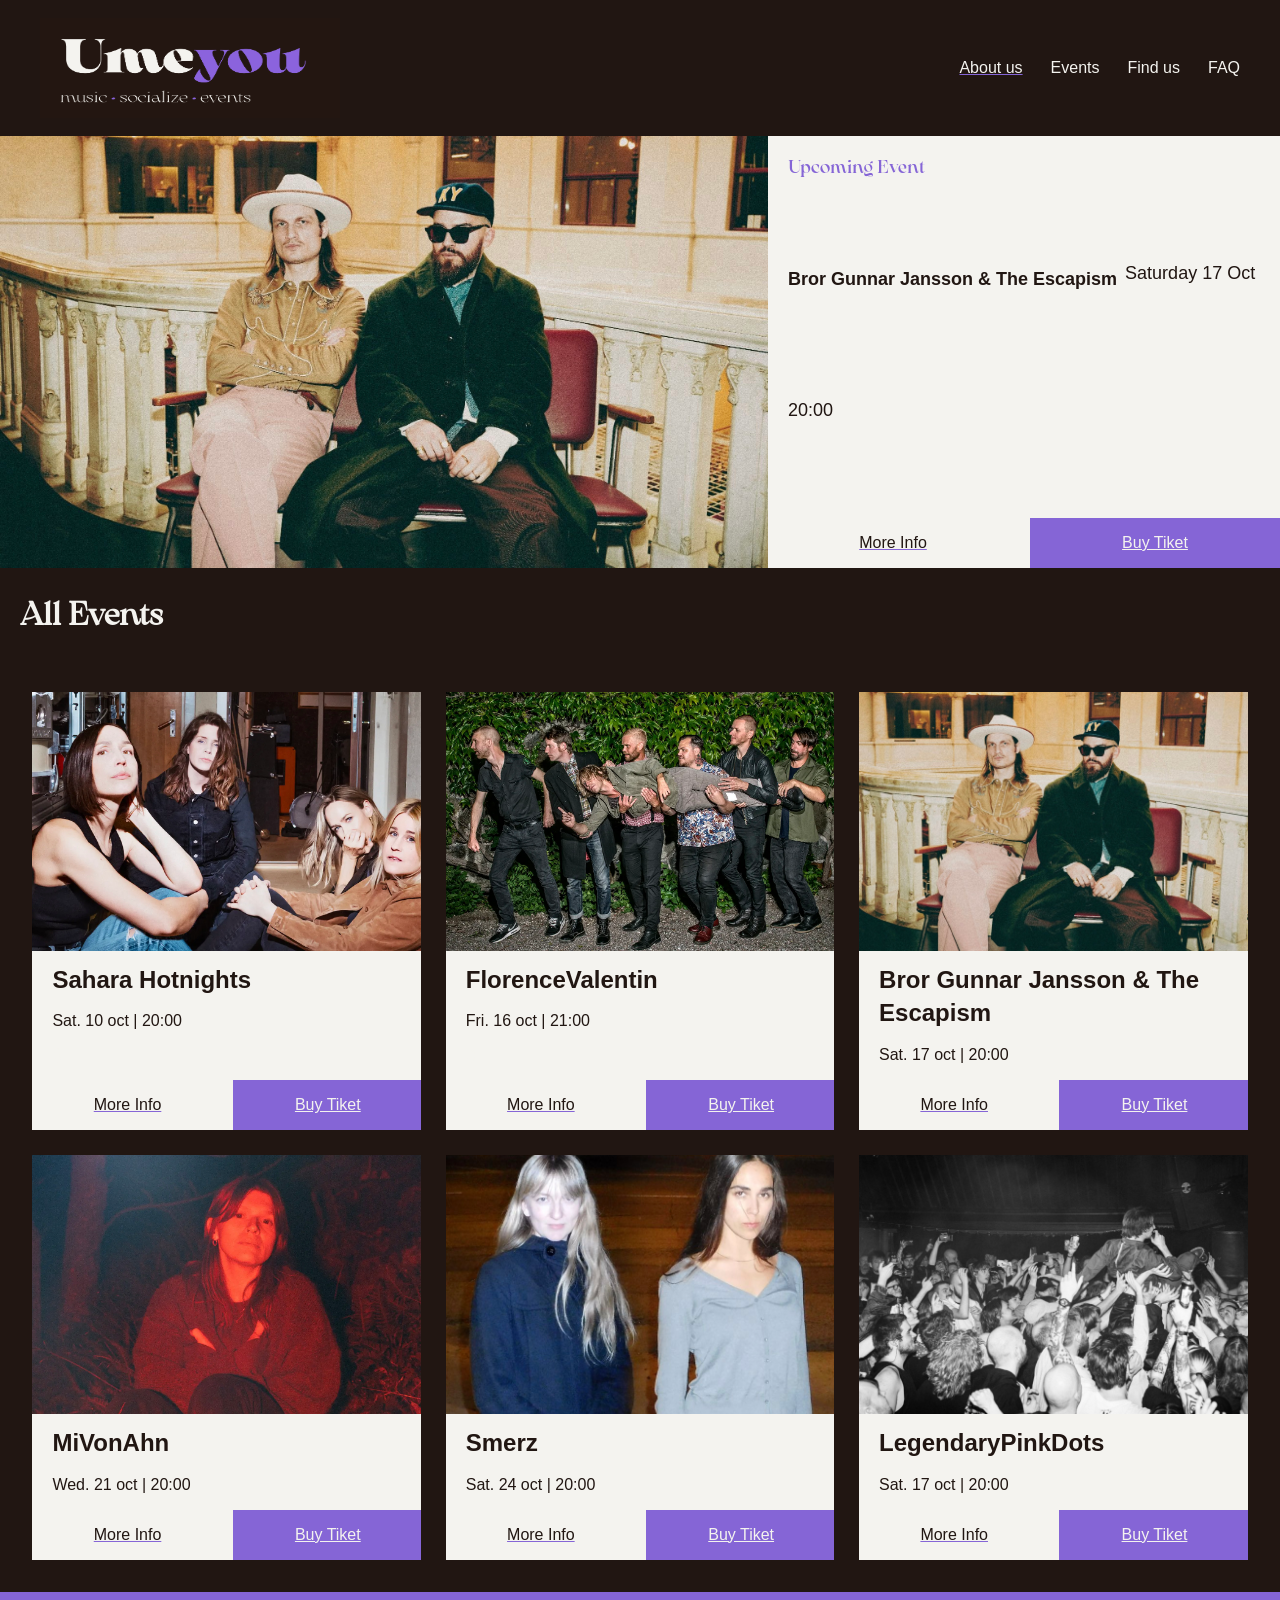
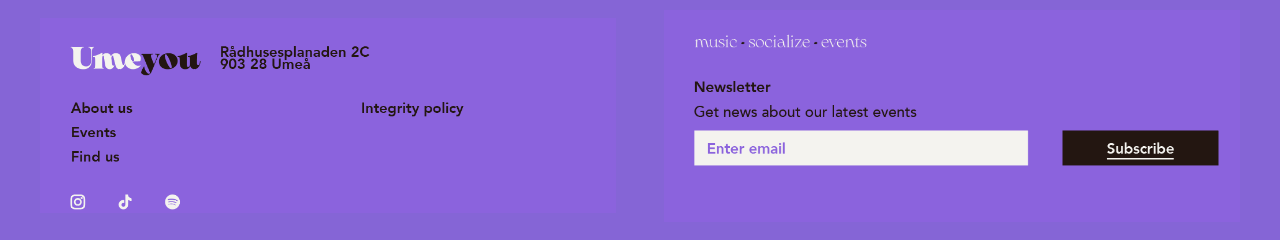
<file: index.html>
<!DOCTYPE html>
<html lang="en">
<head>
    <meta charset="UTF-8">
    <meta name="viewport" content="width=device-width, initial-scale=1.0">
    <title>Document</title>
    <link rel="stylesheet" href="style.css">
</head>
<body>
    <header>  
        <img src="bilder/umeyou.png" alt="logo">
        <nav>
            <p class="underline">About us</p>
            <p>Events</p>
            <p>Find us</p>
            <p>FAQ</p>
        </nav>
    </header>
    <section class="hero">
            <img src="bilder/BrorGunnarJansson.jpg" alt="Bror">
            <article class="hero-non-img">
                <article class="hero-text">
                    <p class="purpul">Upcoming Event</p>
                    <h1><bold>Bror Gunnar Jansson & The Escapism</bold></h1>
                    <p>Saturday 17 Oct</p>
                    <p>20:00</p>
                </article>
                <article class="buttons">
                    <p class="button">More Info</p>
                    <p class="purpulbutton">Buy Tiket</p>
                </article>
            </article>
    </section>
<h2>All Events</h2>
    <section class="events">
        <article class="oneevent">
            <section>
                <img src="bilder/SaharaHotnights.jpg" alt="Hotnight">
                <h3 class="event-title">Sahara Hotnights</h3>
                <p>Sat. 10 oct | 20:00</p>
                <p class="smily">:)</p>
                <article class="buttons">
                    <p class="button">More Info</p>
                    <p class="purpulbutton">Buy Tiket</p>
                </article>
            </section>
        </article>
        <article class="oneevent">
            <section>
                <img src="bilder/FlorenceValentin.jpg" alt="Valentin">
                <h3 class="event-title">FlorenceValentin</h3>
                <p>Fri. 16 oct | 21:00</p>
                <p class="smily">:)</p>
                <article class="buttons">
                    <p class="button">More Info</p>
                    <p class="purpulbutton">Buy Tiket</p>
                </article>
            </section>
        </article>
        <article class="oneevent">
            <section>
                <img src="bilder/BrorGunnarJansson.jpg" alt="Bror">
            </section>
            <section>
                <h3 class="event-title">Bror Gunnar Jansson & The Escapism</h3>
                <p>Sat. 17 oct | 20:00</p>
                <article class="buttons">
                    <p class="button">More Info</p>
                    <p class="purpulbutton">Buy Tiket</p>
                </article>
            </section>
        </article>
        <article class="oneevent">
            <section>
                <img src="bilder/MiVonAhn.jpg" alt="MiVon">
            </section>
            <section>
                <h3 class="event-title">MiVonAhn</h3>
                <p>Wed. 21 oct | 20:00</p>
                <article class="buttons">
                    <p class="button">More Info</p>
                    <p class="purpulbutton">Buy Tiket</p>
                </article>
            </section>
        </article>
        <article class="oneevent">
            <section>
                <img src="bilder/Smerz.jpg" alt="Smerz">
            </section>
            <section>
                <h3 class="event-title">Smerz</h3>
                <p>Sat. 24 oct | 20:00</p>
                <article class="buttons">
                    <p class="button">More Info</p>
                    <p class="purpulbutton">Buy Tiket</p>
                </article>
            </section>
        </article>
        <article class="oneevent">
            <section>
                <img src="bilder/LegendaryPinkDots.jpg" alt="PinkDots">     
            </section>
            <section>
                <h3 class="event-title">LegendaryPinkDots</h3>
                <p>Sat. 17 oct | 20:00</p>
                <article class="buttons">
                    <p class="button">More Info</p>
                    <p class="purpulbutton">Buy Tiket</p>
                </article>
            </section>
        </article>
    </section>
</body>
<footer>
    <img src="bilder/InteenSkärmbild 2026-10-08 140241.png" alt="footer image1">
    <img src="bilder/InteenSkärmbild 2026-10-15 125413.png" alt="footer image2">
</footer>
</html>
</file>
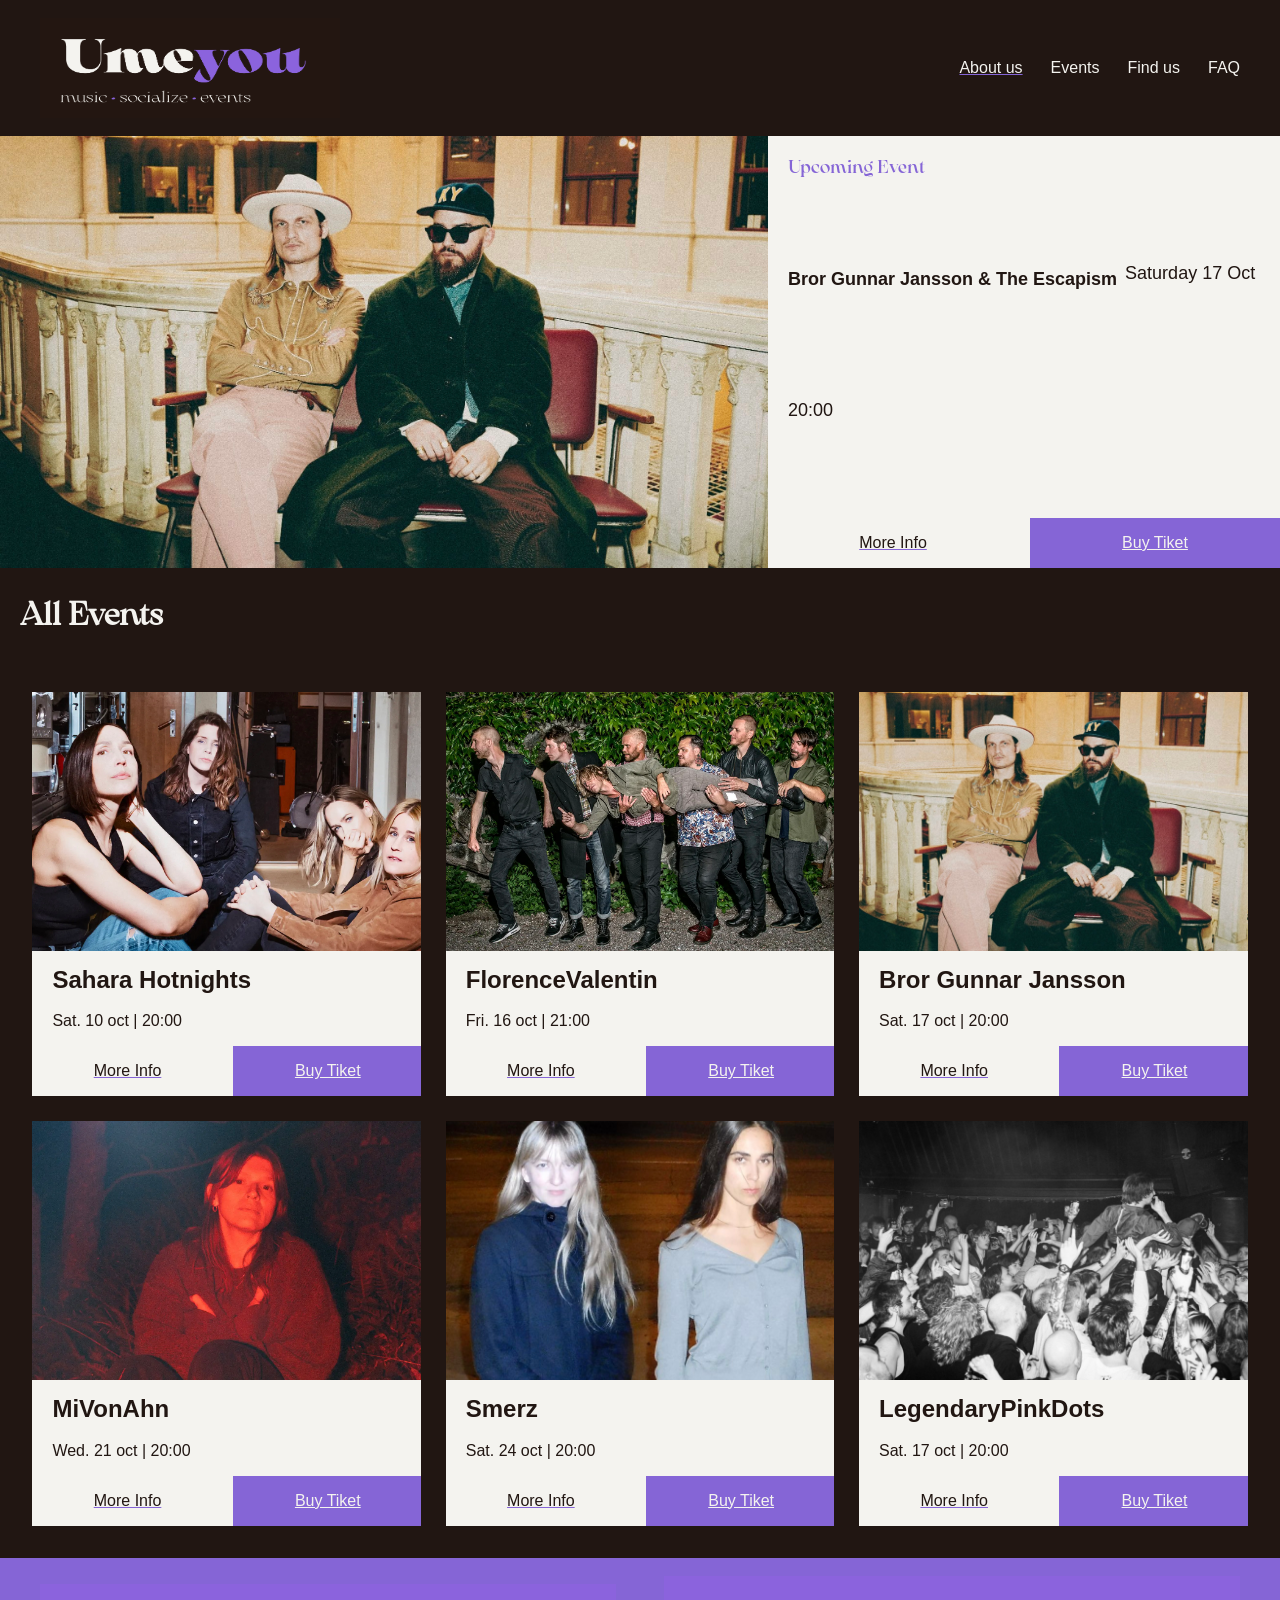
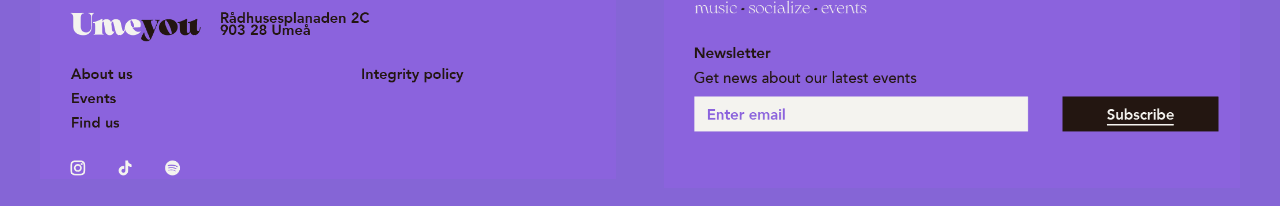
<file: main.html>
<!DOCTYPE html>
<html lang="en">
<head>
    <meta charset="UTF-8">
    <meta name="viewport" content="width=device-width, initial-scale=1.0">
    <title>Document</title>
    <link rel="stylesheet" href="style.css">
</head>
<body>
    <header>  
        <img src="bilder/umeyou.png" alt="logo">
        <nav>
            <p class="underline">About us</p>
            <p>Events</p>
            <p>Find us</p>
            <p>FAQ</p>
        </nav>
    </header>
    <section class="hero">
            <img src="bilder/BrorGunnarJansson.jpg" alt="Bror">
            <article class="hero-non-img">
                <article class="hero-text">
                    <p class="purpul">Upcoming Event</p>
                    <h1><bold>Bror Gunnar Jansson & The Escapism</bold></h1>
                    <p>Saturday 17 Oct</p>
                    <p>20:00</p>
                </article>
                <article class="buttons">
                    <p class="button">More Info</p>
                    <p class="purpulbutton">Buy Tiket</p>
                </article>
            </article>
    </section>
<h2>All Events</h2>
    <section class="events">
        <article class="oneevent">
            <section>
                <img src="bilder/SaharaHotnights.jpg" alt="Hotnight">
                <h3 class="event-title">Sahara Hotnights</h3>
                <p>Sat. 10 oct | 20:00</p>
                <article class="buttons">
                    <p class="button">More Info</p>
                    <p class="purpulbutton">Buy Tiket</p>
                </article>
            </section>
        </article>
        <article class="oneevent">
            <section>
                <img src="bilder/FlorenceValentin.jpg" alt="Valentin">
                <h3 class="event-title">FlorenceValentin</h3>
                <p>Fri. 16 oct | 21:00</p>
                <article class="buttons">
                    <p class="button">More Info</p>
                    <p class="purpulbutton">Buy Tiket</p>
                </article>
            </section>
        </article>
        <article class="oneevent">
            <section>
                <img src="bilder/BrorGunnarJansson.jpg" alt="Bror">
            </section>
            <section>
                <h3 class="event-title">Bror Gunnar Jansson</h3>
                <p>Sat. 17 oct | 20:00</p>
                <article class="buttons">
                    <p class="button">More Info</p>
                    <p class="purpulbutton">Buy Tiket</p>
                </article>
            </section>
        </article>
        <article class="oneevent">
            <section>
                <img src="bilder/MiVonAhn.jpg" alt="MiVon">
            </section>
            <section>
                <h3 class="event-title">MiVonAhn</h3>
                <p>Wed. 21 oct | 20:00</p>
                <article class="buttons">
                    <p class="button">More Info</p>
                    <p class="purpulbutton">Buy Tiket</p>
                </article>
            </section>
        </article>
        <article class="oneevent">
            <section>
                <img src="bilder/Smerz.jpg" alt="Smerz">
            </section>
            <section>
                <h3 class="event-title">Smerz</h3>
                <p>Sat. 24 oct | 20:00</p>
                <article class="buttons">
                    <p class="button">More Info</p>
                    <p class="purpulbutton">Buy Tiket</p>
                </article>
            </section>
        </article>
        <article class="oneevent">
            <section>
                <img src="bilder/LegendaryPinkDots.jpg" alt="PinkDots">     
            </section>
            <section>
                <h3 class="event-title">LegendaryPinkDots</h3>
                <p>Sat. 17 oct | 20:00</p>
                <article class="buttons">
                    <p class="button">More Info</p>
                    <p class="purpulbutton">Buy Tiket</p>
                </article>
            </section>
        </article>
    </section>
</body>
<footer>
    <img src="bilder/InteenSkärmbild 2026-10-08 140241.png" alt="footer image1">
    <img src="bilder/InteenSkärmbild 2026-10-15 125413.png" alt="footer image2">
</footer>
</html>
</file>
<file: style.css>
@font-face {
    font-family: 'Avenir';
    src: url('font/Avenir.ttc') format('truetype-collection');
    font-weight: 400;
    font-style: normal;
}

@font-face {
    font-family: 'ArsenicaTrial-Medium';
    src: url('font/ArsenicaTrial-Medium.ttf') format('truetype');
    font-weight: 500;
    font-style: normal;
}
@font-face {
    font-family: 'ArsenicaTrial-Regular';
    src: url('font/ArsenicaTrial-Regular.ttf') format('truetype');
    font-weight: 500;
    font-style: normal;
}
.smily{
    color: #f4f3ef;
}
body{
    margin: 0;
    background-color: #211612;
    color: #211612;
    font-family: 'Avenir', 'Segoe UI', Arial, sans-serif;
}

header{
    display: flex;
    justify-content: space-between;
    align-items: center;
    background: #211612;
    color: #f4f3ef;
    padding: 18px 40px;
}

header img{
    width: 300px;
    height: 100px;
}
h2{
    color: #f4f3ef;
    padding-left: 20px;
    font-size: xx-large;
    font-family: 'ArsenicaTrial-Regular', 'Segoe UI', Arial, sans-serif;
}
nav{
    display: flex;
    flex-wrap: wrap;
    align-items: center;
    gap: 28px;
}
.underline{
    text-decoration: underline solid #8565d6;
}
.hero{
    display: flex;
    flex-wrap: nowrap;
    align-items: stretch;
    min-height: 420px;
}

.hero img{
    width: 60%;
    height: 100%;
    object-fit: cover;
    display: block;
}

.hero > article {
    display: flex;
    flex-direction: column;
    flex: 1;
    min-height: 100%;
}

.hero-text{
    background-color: #f4f3ef;
    display: flex;
    flex-wrap: wrap;
    flex: 1;
    padding: 20px;
    gap: 8px;
    height: auto;
    font-size: large;
}

.hero-text .purpul{
    margin: 0;
    color: #8565d6;
    font-family: 'ArsenicaTrial-Medium', 'Segoe UI', Arial, sans-serif;
}

.buttons{
    display: flex;
    flex-wrap: wrap;
    justify-content: space-between;
    gap: 12px;
    background-color: #f4f3ef;
    margin-top: auto;
}

.button,
.purpulbutton{
    flex: 1 1 90px;
    margin: 0;
    padding: 16px 18px;
    text-align: center;
    text-decoration: underline solid;
}

.button{
    background-color: #f4f3ef;
    color: #211612;
    text-decoration-color: #8565d6;
}

.purpulbutton{
    background-color: #8565d6;
    color: #f4f3ef;
    text-decoration-color: #f4f3ef;
}
.events{
    display: flex;
    flex-wrap: wrap;
    padding: 20px;
}
.oneevent{
    flex: 300px;
    background-color: #f4f3ef;
    margin: 1%;
    p{
        padding-left: 20px;
    }
}
.event-title {
    margin: 0.75rem 0 0;
    font-size: 150%;
    font-weight: 600;
    line-height: 1.4;
    padding-left: 20px;
    }

.events img{
    display: block;
    width: 100%;
    height: 100%;
    aspect-ratio: 3/2 ;
    object-fit: cover;
}
footer{
    display: flex;
    flex-wrap: wrap;
    justify-content: space-between;
    align-items: center;
    background-color: #8565d6;
    color: #f4f3ef;
    padding: 18px 40px;
}
footer img{ 
    display: block;
    width: 48%;
    max-width: 100%;
    height: auto;
    object-fit: contain;
}
</file>
